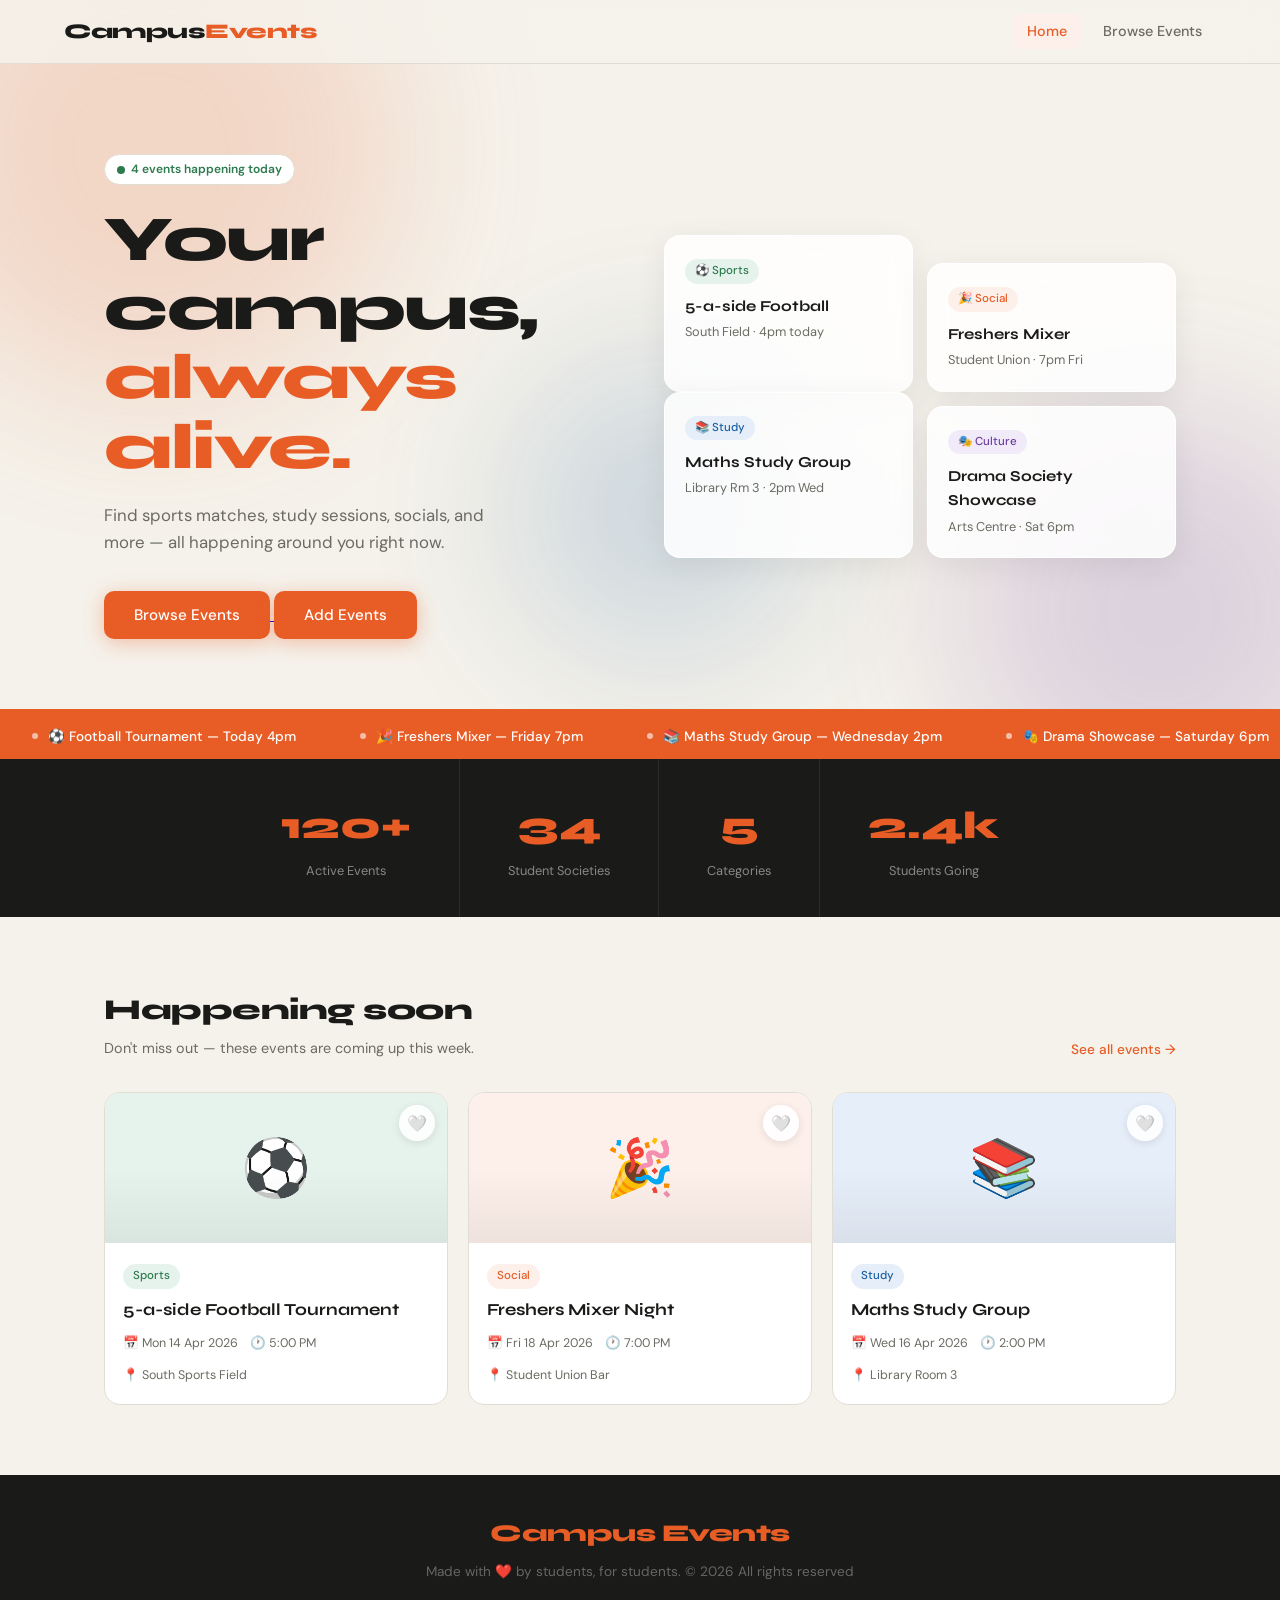
<file: index.html>
<!DOCTYPE html>
<html lang="en">
<head>
  <meta charset="UTF-8" />
  <meta name="viewport" content="width=device-width, initial-scale=1.0" />
  <title>CampusEvents – Home</title>
  <link href="https://fonts.googleapis.com/css2?family=Syne:wght@400;600;700;800&family=DM+Sans:wght@300;400;500&display=swap" rel="stylesheet" />
  <link rel="stylesheet" href="index.css" />
</head>
<body>
 
<!-- ANIMATED BACKGROUND ORBS -->
<div class="bg-orbs">
  <div class="orb orb-1"></div>
  <div class="orb orb-2"></div>
  <div class="orb orb-3"></div>
</div>
 
<!-- NAV -->
<nav>
  <div class="logo">Campus<span>Events</span></div>
  <div class="nav-links" id="navLinks">
    <a class="active">Home</a>
    <a href="browse-events.html">Browse Events</a>
  </div>
  <button class="nav-toggle" onclick="document.getElementById('navLinks').classList.toggle('open')">☰</button>
</nav>
 
<!-- HERO -->
<div class="hero">
  <div class="hero-text">
    <div class="live-badge">
      <div class="pulse-dot"></div>
      4 events happening today
    </div>
    <h1>Your campus,<br><em>always alive.</em></h1>
    <p>Find sports matches, study sessions, socials, and more — all happening around you right now.</p>
    <a href="browse-events.html">
        <button class="btn btn-primary">Browse Events</button>
        </a>
     <a href="addEvent.html">
        <button class="btn btn-primary">Add Events</button>
        </a>
    
  </div>
  <div class="hero-visual">
    <div class="hero-card">
      <span class="hc-tag tag-sports">⚽ Sports</span>
      <h4>5-a-side Football</h4>
      <p>South Field · 4pm today</p>
    </div>
    <div class="hero-card">
      <span class="hc-tag tag-social">🎉 Social</span>
      <h4>Freshers Mixer</h4>
      <p>Student Union · 7pm Fri</p>
    </div>
    <div class="hero-card">
      <span class="hc-tag tag-study">📚 Study</span>
      <h4>Maths Study Group</h4>
      <p>Library Rm 3 · 2pm Wed</p>
    </div>
    <div class="hero-card">
      <span class="hc-tag tag-culture">🎭 Culture</span>
      <h4>Drama Society Showcase</h4>
      <p>Arts Centre · Sat 6pm</p>
    </div>
  </div>
</div>
 
<!-- TICKER -->
<div class="ticker-wrap">
  <div class="ticker-track" id="tickerTrack">
    <span class="ticker-item"><span class="ticker-dot"></span> &#x26BD; Football Tournament — Today 4pm</span>
    <span class="ticker-item"><span class="ticker-dot"></span> &#127881; Freshers Mixer — Friday 7pm</span>
    <span class="ticker-item"><span class="ticker-dot"></span> &#128218; Maths Study Group — Wednesday 2pm</span>
    <span class="ticker-item"><span class="ticker-dot"></span> &#127917; Drama Showcase — Saturday 6pm</span>
    <span class="ticker-item"><span class="ticker-dot"></span> &#127936; Basketball Open Run — Tuesday 5:30pm</span>
    <span class="ticker-item"><span class="ticker-dot"></span> &#128188; Career Fair Prep — Thursday 11am</span>
    <span class="ticker-item"><span class="ticker-dot"></span> &#127836; International Food Festival — Saturday 12pm</span>
    <span class="ticker-item"><span class="ticker-dot"></span> &#128247; Photography Club Walk — Sunday 10am</span>
    <!-- duplicate for seamless loop -->
    <span class="ticker-item"><span class="ticker-dot"></span> &#x26BD; Football Tournament — Today 4pm</span>
    <span class="ticker-item"><span class="ticker-dot"></span> &#127881; Freshers Mixer — Friday 7pm</span>
    <span class="ticker-item"><span class="ticker-dot"></span> &#128218; Maths Study Group — Wednesday 2pm</span>
    <span class="ticker-item"><span class="ticker-dot"></span> &#127917; Drama Showcase — Saturday 6pm</span>
    <span class="ticker-item"><span class="ticker-dot"></span> &#127936; Basketball Open Run — Tuesday 5:30pm</span>
    <span class="ticker-item"><span class="ticker-dot"></span> &#128188; Career Fair Prep — Thursday 11am</span>
    <span class="ticker-item"><span class="ticker-dot"></span> &#127836; International Food Festival — Saturday 12pm</span>
    <span class="ticker-item"><span class="ticker-dot"></span> &#128247; Photography Club Walk — Sunday 10am</span>
  </div>
</div>
 
<!-- STATS BAR -->
<div class="stats-bar">
  <div class="stat"><span class="stat-num">120+</span><div class="stat-label">Active Events</div></div>
  <div class="stat"><span class="stat-num">34</span><div class="stat-label">Student Societies</div></div>
  <div class="stat"><span class="stat-num">5</span><div class="stat-label">Categories</div></div>
  <div class="stat"><span class="stat-num">2.4k</span><div class="stat-label">Students Going</div></div>
</div>
 
<!-- FEATURED EVENTS -->
<div class="section">
  <div class="section-header">
    <div>
      <div class="section-title">Happening soon</div>
      <div class="section-sub">Don't miss out — these events are coming up this week.</div>
    </div>
    <a href="browse-events.html" class="see-all">See all events →</a>
  </div>
  <div class="featured-grid" id="home-featured"></div>
</div>
 
<!-- FOOTER -->
<div class="footer-wave">
  <span class="logo"><span style="color:var(--accent)">Campus Events</span></span>
  <p>Made with &#x2764;&#xfe0f; by students, for students. &#169; 2026 All rights reserved</p>
</div>
 
<script src="index.js"></script>
<script src="all-events.js"></script>
<script src="events.js"></script>
</body>
</html>
</file>
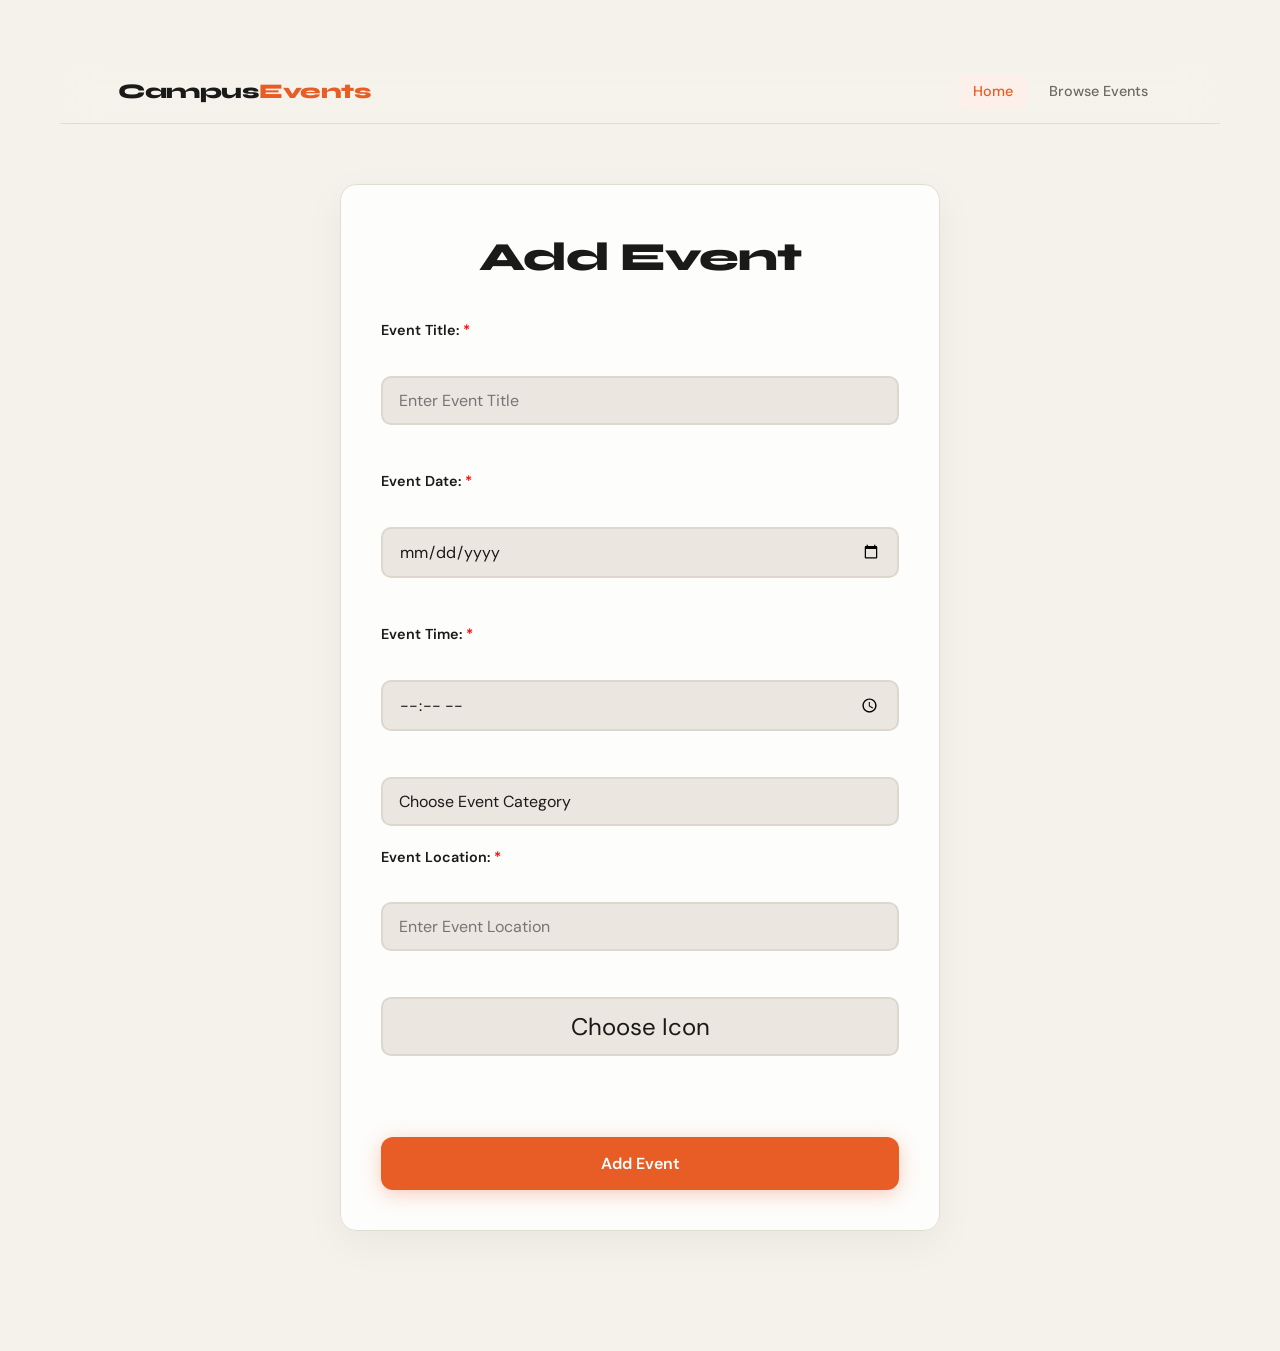
<file: addEvent.html>
<!DOCTYPE html>
<html>
  <head>
    <link href="https://fonts.googleapis.com/css2?family=Syne:wght@400;600;700;800&family=DM+Sans:wght@300;400;500&display=swap" rel="stylesheet" />
    <link rel="stylesheet" href="generalFormatting.css">
    <link rel="stylesheet" href="addEvent.css">
    <link rel="stylesheet" href="index.css">
    <script src= "events.js" defer></script>
  </head>
  <body>
<!-- NAV -->
<nav>
  <div class="logo">Campus<span>Events</span></div>
  <div class="nav-links" id="navLinks">
    <a class="active">Home</a>
    <a href="browse-events.html">Browse Events</a>
  </div>
  <button class="nav-toggle" onclick="document.getElementById('navLinks').classList.toggle('open')">☰</button>
</nav>
    
    <div class="content">
<h1>Add Event</h1>

      <form id="addEventForm">
          <label class = "required" for="eventTitle">Event Title:</label><br>
                <input class = "aEButton" type="text" id="eventTitle" name="eventTitle" required 
                placeholder="Enter Event Title"
                oninvalid="this.setCustomValidity('Enter Event Title Here: must only contain letters')"
                oninput="setCustomValidity('')"><br>
          <label class = "required" for="eventDate">Event Date:</label><br>
                <input class = "aEButton" type="date" id="eventDate" name="eventDate" required 
                placeholder="Enter Event Date"
                oninvalid="this.setCustomValidity('Enter Event Date Here: must be in YYYY-MM-DD format, including dashes')"
                oninput="setCustomValidity('')"><br>
        <label class = "required" for="eventTime">Event Time:</label><br>
                <input class = "aEButton" type="time" id="eventTime" name="eventTime" required 
                placeholder="Enter Event Time"
                oninvalid="this.setCustomValidity('Enter Event Time Here: must be in HH:MM or HH:MM AM or HH:MM PM format including the colon and space')"
                oninput="setCustomValidity('')"><br>

        <select class = "aEButton" id="eventType" size="1">
            <option>Choose Event Category</option>
            <option>Sports</option>
            <option>Study</option>
            <option>Social</option>
            <option>Culture</option>
          </select>
        <label class = "required" for="eventLocation">Event Location:</label><br>
                <input class = "aEButton" type="text" id="eventLocation" name="eventLocation" required 
                placeholder="Enter Event Location"
                oninvalid="this.setCustomValidity('Enter Event Location Here: no special characters allowed')" 
                oninput="setCustomValidity('')"><br><!--Should be noted, the no special characters part IS a lie, but is easier to explain than "yeah, alphanum, and "," "'" and "-". Mostly added leniency-->
        <select class = "aEButton" id="eventIcon" size="1">
            <option>Choose Icon</option>
            <option>⚽</option>
            <option>🎉</option>
            <option>📚</option>
            <option>🎭</option>
            <option>🏀</option>
            <option>💼</option>
            <option>🍜</option>
            <option>🫱🏽‍🫲🏾🌍</option>
          </select>
          <br><br>
          <button class = "aESubmit" type="submit" id="submitButton">Add Event</button>
        </form>
    </div>
  </body>
</html>
</file>
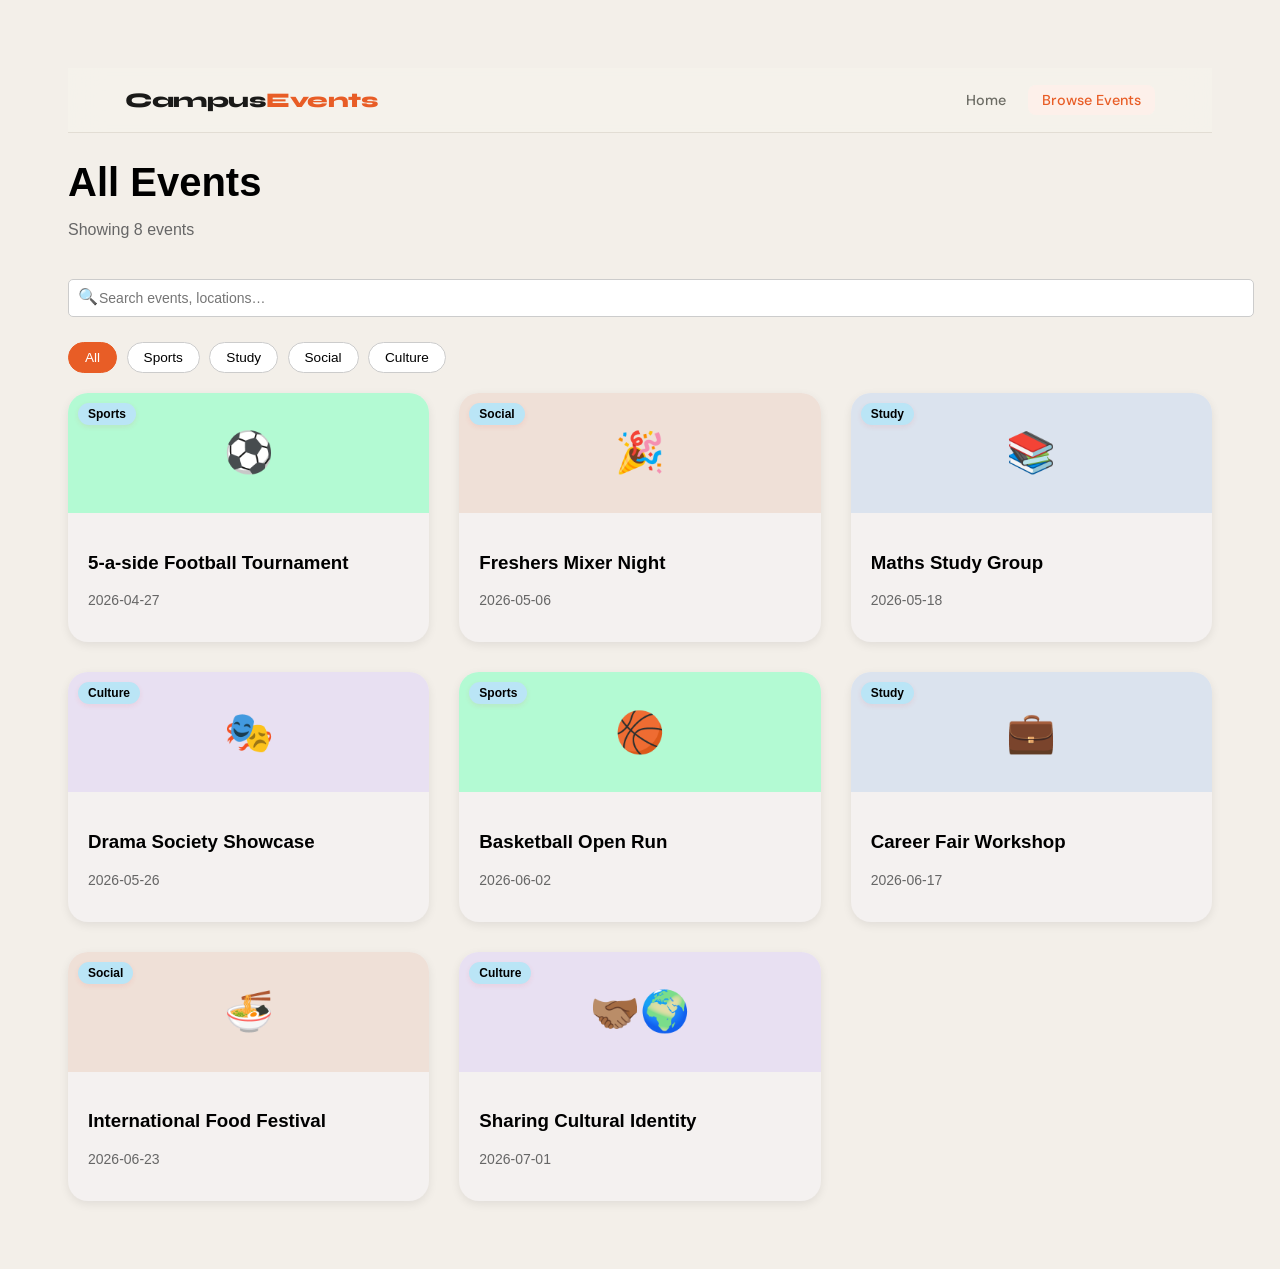
<file: browse-events.html>
<!DOCTYPE html>
<html>

<head>

  <link href="https://fonts.googleapis.com/css2?family=Syne:wght@400;600;700;800&family=DM+Sans:wght@300;400;500&display=swap" rel="stylesheet" />
  <link rel="stylesheet" href="generalFormatting.css">
  <link rel="stylesheet" href="browse-events.css">
  <script src = "events.js" defer></script>
  <meta charset="UTF-8">
  <title>Events App</title>

</head>

<body>

  <nav style="
  position: sticky;
  top: 0;
  z-index: 100;
  height: 64px;
  background: rgba(245, 242, 235, 0.85);
  backdrop-filter: blur(16px);
  border-bottom: 1px solid #e2ddd4;
  display: flex;
  align-items: center;
  justify-content: space-between;
  padding: 0 5%;
">
  <div style="
    font-family: 'Syne', sans-serif;
    font-size: 1.3rem;
    font-weight: 800;
    letter-spacing: -0.5px;
    color: #1a1a18;
  ">
    Campus<span style="color: #e85d26;">Events</span>
  </div>
  <div style="display: flex; gap: 8px;">
    <a href="index.html" style="
      text-decoration: none;
      font-family: 'DM Sans', sans-serif;
      font-size: 0.9rem;
      font-weight: 500;
      color: #6b6b63;
      padding: 6px 14px;
      border-radius: 8px;
    ">Home</a>
    <a href="browse-events.html" style="
      text-decoration: none;
      font-family: 'DM Sans', sans-serif;
      font-size: 0.9rem;
      font-weight: 500;
      color: #e85d26;
      background: #fdf0ea;
      padding: 6px 14px;
      border-radius: 8px;
    ">Browse Events</a>
  </div>
</nav>


<!-- ======================= -->
<!-- ALL EVENTS PAGE -->
<!-- ======================= -->

<div id="eventsPage">

<h1>All Events</h1>
<p class="events-count">Showing 8 events</p>

  <!-- SEARCH BAR  -->
<div class="search-wrap">
  <span class="search-icon">🔍</span>
  <input type="text" id="searchInput" placeholder="Search events, locations…" autocomplete="off" />
</div>

<!-- FILTER BUTTONS -->
<div class="filter-strip" id="filterStrip">
  <button class="filter-btn active" data-cat="All">All</button>
  <button class="filter-btn" data-cat="Sports">Sports</button>
  <button class="filter-btn" data-cat="Study">Study</button>
  <button class="filter-btn" data-cat="Social">Social</button>
  <button class="filter-btn" data-cat="Culture">Culture</button>
</div>

<div class="events-grid" id="eventsGrid"></div>

</div>
<!-- ======================= -->
<!-- EVENT DETAILS PAGE -->
<!-- ======================= -->

<div id="eventDetails" class="event-box">

<div id="icon" class="event-icon"></div>

<h1 id="title" class="event-title"></h1>

<p id="date" class="event-info"></p>
<p id="time" class="event-info"></p>
<p id="location" class="event-info"></p>
<div class="buttons">

<button class="going" onclick="rsvpEvent()">I'm Going!</button>

<button class="favourite" onclick="saveEvent()">Save Favourite</button>

<br>

<button class="back" onclick="goBack()">Back to Events</button>

</div>

</div>
</body>
</html>
</file>
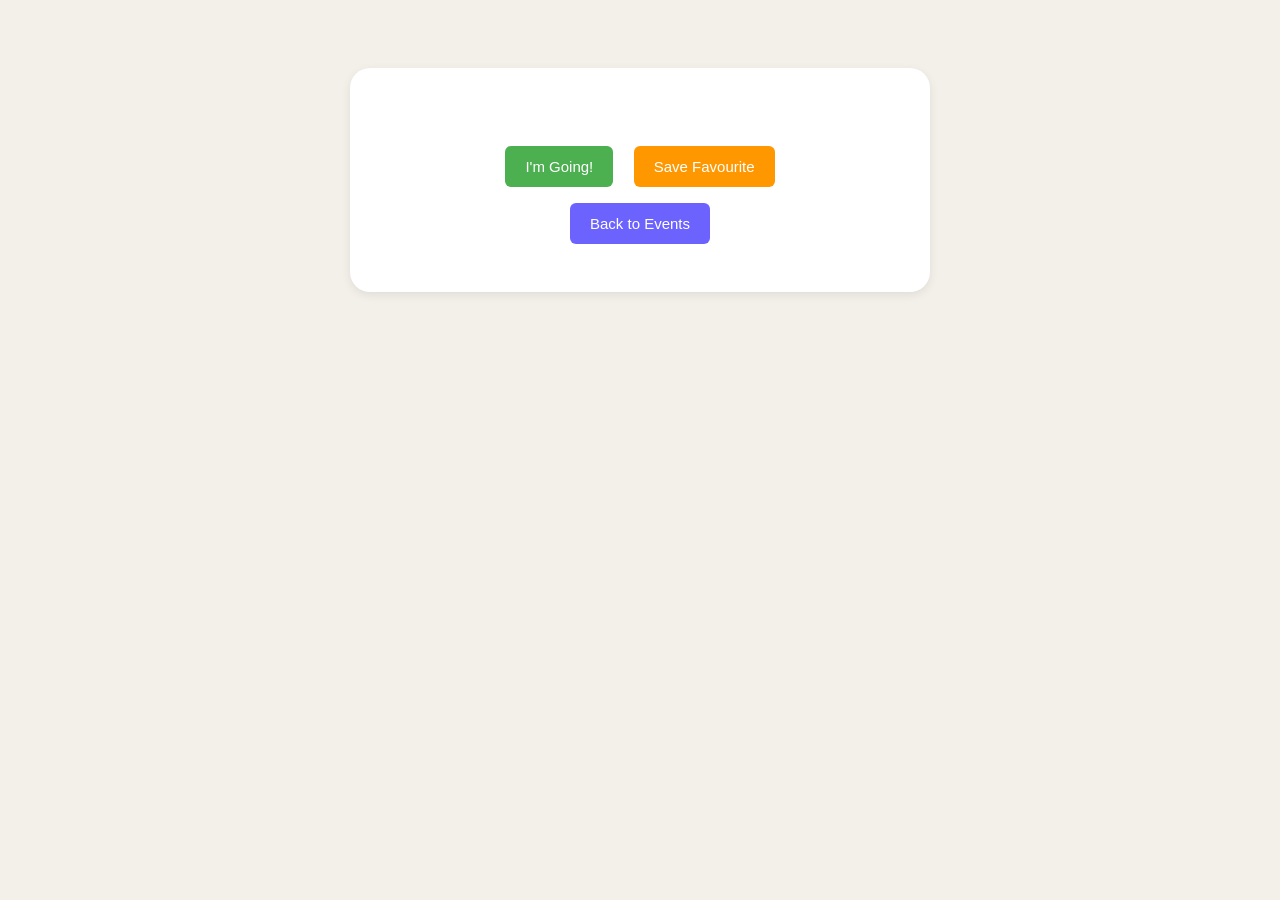
<file: event-details.html>
<!DOCTYPE html>
<html>

<head>
<meta charset="UTF-8">
<title>Event Details</title>

<style>

body{
font-family:Arial, sans-serif;
background:#f3efe9;
padding:60px;
text-align:center;
}

.event-box{
background:white;
max-width:500px;
margin:auto;
padding:40px;
border-radius:20px;
box-shadow:0 3px 10px rgba(0,0,0,0.08);
}

.event-icon{
font-size:60px;
margin-bottom:20px;
}

.event-title{
font-size:28px;
margin-bottom:10px;
}

.event-info{
color:#666;
margin:8px 0;
}

.buttons{
margin-top:30px;
}

button{
padding:12px 20px;
margin:8px;
border:none;
border-radius:6px;
font-size:15px;
cursor:pointer;
}

.going{
background:#4CAF50;
color:white;
}

.favourite{
background:#ff9800;
color:white;
}

.back{
background:#6c63ff;
color:white;
}

</style>
</head>

<body>

<div class="event-box">

<div id="icon" class="event-icon"></div>

<h1 id="title" class="event-title"></h1>

<p id="date" class="event-info"></p>
<p id="time" class="event-info"></p>
<p id="location" class="event-info"></p>

<div class="buttons">

    <button class="going" onclick="rsvpEvent()">I'm Going!</button>
    
    <button class="favourite" onclick="saveEvent()">Save Favourite</button>
    
    <br>
    
    <button class="back" onclick="goBack()">Back to Events</button>
    
    </div>

</div>


<script src="events.js"></script>

<script>

// get the selected event id
const eventId = localStorage.getItem("selectedEvent");

// find the event from events.js
const event = events.find(e => e.id == eventId);

// display the event information
document.getElementById("icon").innerText = event.icon;
document.getElementById("title").innerText = event.title;
document.getElementById("date").innerText = "📅 " + event.date;
document.getElementById("time").innerText = "⏰ " + event.time;
document.getElementById("location").innerText = "📍 " + event.location;


// RSVP button
function rsvpEvent(){
alert("✅ You are going to this event!");
}


// Save favourite button
function saveEvent(){
alert("⭐ Event saved to favourites!");
}


// Back button
function goBack(){
window.location.href = "browse-events.html";
}

</script>
</file>
<file: index.css>
*, *::before, *::after { box-sizing: border-box; margin: 0; padding: 0; }
 
:root {
  --bg: #f5f2eb;
  --surface: #ffffff;
  --card-bg: #fff;
  --ink: #1a1a18;
  --muted: #6b6b63;
  --accent: #e85d26;
  --accent-light: #fdf0ea;
  --green: #2d7a4f;
  --green-light: #e6f3ec;
  --blue: #1a5fa3;
  --blue-light: #e6eef9;
  --purple: #6b3fa0;
  --purple-light: #f0eaf9;
  --border: #e2ddd4;
  --nav-h: 64px;
  --radius: 16px;
  --font-head: 'Syne', sans-serif;
  --font-body: 'DM Sans', sans-serif;
}
 
body {
  font-family: var(--font-body);
  background: var(--bg);
  color: var(--ink);
  line-height: 1.6;
  min-height: 100vh;
  overflow-x: hidden;
}
 
/* ── ANIMATED BACKGROUND ORBS ── */
.bg-orbs {
  position: fixed; inset: 0; z-index: 0;
  pointer-events: none; overflow: hidden;
}
.orb {
  position: absolute; border-radius: 50%;
  filter: blur(80px); opacity: 0.18;
}
.orb-1 {
  width: 500px; height: 500px;
  background: var(--accent);
  top: -100px; left: -100px;
  animation: orbFloat1 12s ease-in-out infinite;
}
.orb-2 {
  width: 400px; height: 400px;
  background: #6b3fa0;
  bottom: 10%; right: -80px;
  animation: orbFloat2 15s ease-in-out infinite;
}
.orb-3 {
  width: 300px; height: 300px;
  background: #1a5fa3;
  top: 40%; left: 40%;
  animation: orbFloat3 10s ease-in-out infinite;
}
 
@keyframes orbFloat1 {
  0%, 100% { transform: translate(0, 0) scale(1); }
  33%       { transform: translate(60px, 80px) scale(1.1); }
  66%       { transform: translate(-30px, 50px) scale(0.95); }
}
@keyframes orbFloat2 {
  0%, 100% { transform: translate(0, 0) scale(1); }
  40%       { transform: translate(-80px, -60px) scale(1.15); }
  70%       { transform: translate(40px, -30px) scale(0.9); }
}
@keyframes orbFloat3 {
  0%, 100% { transform: translate(0, 0) scale(1); }
  50%       { transform: translate(-50px, 70px) scale(1.2); }
}
 
/* ── NAV ── */
nav {
  position: sticky; top: 0; z-index: 100;
  height: var(--nav-h);
  background: rgba(245, 242, 235, 0.85);
  backdrop-filter: blur(16px);
  border-bottom: 1px solid var(--border);
  display: flex; align-items: center; justify-content: space-between;
  padding: 0 5%;
  animation: slideDown 0.6s ease both;
}
@keyframes slideDown {
  from { transform: translateY(-100%); opacity: 0; }
  to   { transform: translateY(0);     opacity: 1; }
}
.logo {
  font-family: var(--font-head);
  font-size: 1.3rem; font-weight: 800;
  color: var(--ink); letter-spacing: -0.5px;
}
.logo span { color: var(--accent); }
.nav-links { display: flex; gap: 8px; align-items: center; }
.nav-links a {
  text-decoration: none; font-size: 0.9rem; font-weight: 500;
  color: var(--muted); padding: 6px 14px; border-radius: 8px;
  cursor: pointer; transition: background 0.15s, color 0.15s;
}
.nav-links a:hover,
.nav-links a.active { background: var(--accent-light); color: var(--accent); }
.nav-toggle { display: none; background: none; border: none; cursor: pointer; font-size: 1.4rem; }
 
/* ── HERO ── */
.hero {
  position: relative; z-index: 1;
  padding: 90px 5% 70px;
  display: grid; grid-template-columns: 1fr 1fr;
  gap: 48px; align-items: center;
  max-width: 1200px; margin: 0 auto;
}
.hero-text h1 {
  font-family: var(--font-head);
  font-size: clamp(2.4rem, 5vw, 4rem);
  font-weight: 800; line-height: 1.08;
  letter-spacing: -1.5px; margin-bottom: 20px;
}
.hero-text h1 em { color: var(--accent); font-style: normal; }
.hero-text p { color: var(--muted); font-size: 1.05rem; margin-bottom: 36px; max-width: 420px; }
 
.btn {
  display: inline-block; padding: 14px 30px; border-radius: 10px;
  font-family: var(--font-body); font-size: 0.95rem; font-weight: 500;
  cursor: pointer; transition: transform 0.2s, box-shadow 0.2s;
  border: none; text-decoration: none;
}
.btn-primary {
  background: var(--accent); color: #fff;
  box-shadow: 0 4px 20px rgba(232,93,38,0.35);
}
.btn-primary:hover { transform: translateY(-2px); box-shadow: 0 8px 28px rgba(232,93,38,0.45); }
.btn-outline {
  background: transparent; color: var(--ink);
  border: 1.5px solid var(--border); margin-left: 10px;
}
.btn-outline:hover { transform: translateY(-2px); background: var(--surface); }
 
/* HERO TEXT ENTRANCE */
.hero-text { animation: heroEntrance 0.8s cubic-bezier(0.22,1,0.36,1) 0.2s both; }
@keyframes heroEntrance {
  from { opacity: 0; transform: translateY(40px); }
  to   { opacity: 1; transform: translateY(0); }
}
 
/* ── FLOATING HERO CARDS ── */
.hero-visual { display: grid; grid-template-columns: 1fr 1fr; gap: 14px; }
.hero-card {
  background: rgba(255,255,255,0.85);
  backdrop-filter: blur(12px);
  border: 1px solid rgba(255,255,255,0.9);
  border-radius: var(--radius); padding: 20px;
  box-shadow: 0 8px 32px rgba(0,0,0,0.07);
  transition: transform 0.3s, box-shadow 0.3s;
}
.hero-card:hover {
  transform: translateY(-6px) scale(1.02);
  box-shadow: 0 16px 40px rgba(0,0,0,0.12);
}
.hero-card:nth-child(1) { animation: cardFloat 6s ease-in-out 0.3s infinite; }
.hero-card:nth-child(2) { animation: cardFloat 7s ease-in-out 0.8s infinite; margin-top: 28px; }
.hero-card:nth-child(3) { animation: cardFloat 5s ease-in-out 1.1s infinite; margin-top: -14px; }
.hero-card:nth-child(4) { animation: cardFloat 8s ease-in-out 0.5s infinite; }
@keyframes cardFloat {
  0%, 100% { transform: translateY(0); }
  50%       { transform: translateY(-10px); }
}
.hero-card:hover { animation-play-state: paused; }
 
.hc-tag {
  display: inline-block; font-size: 0.72rem; font-weight: 500;
  padding: 3px 10px; border-radius: 20px; margin-bottom: 10px;
}
.tag-sports  { background: var(--green-light);  color: var(--green); }
.tag-social  { background: var(--accent-light); color: var(--accent); }
.tag-study   { background: var(--blue-light);   color: var(--blue); }
.tag-culture { background: var(--purple-light); color: var(--purple); }
.hero-card h4 { font-family: var(--font-head); font-size: 0.95rem; font-weight: 700; margin-bottom: 4px; }
.hero-card p  { font-size: 0.8rem; color: var(--muted); }
 
/* ── PULSE LIVE BADGE ── */
.live-badge {
  display: inline-flex; align-items: center; gap: 6px;
  background: #fff; border: 1px solid var(--border);
  border-radius: 20px; padding: 5px 12px;
  font-size: 0.75rem; font-weight: 600; color: var(--green);
  margin-bottom: 20px;
}
.pulse-dot {
  width: 8px; height: 8px; background: var(--green);
  border-radius: 50%;
  animation: pulse 1.5s ease-in-out infinite;
}
@keyframes pulse {
  0%, 100% { transform: scale(1); opacity: 1; }
  50%       { transform: scale(1.4); opacity: 0.6; }
}
 
/* ── TICKER STRIP ── */
.ticker-wrap {
  position: relative; z-index: 1;
  background: var(--accent); overflow: hidden;
  padding: 12px 0; white-space: nowrap;
}
.ticker-track {
  display: inline-flex;
  animation: ticker 25s linear infinite;
}
.ticker-item {
  display: inline-flex; align-items: center; gap: 10px;
  color: #fff; font-size: 0.85rem; font-weight: 500;
  padding: 0 32px;
}
.ticker-dot {
  width: 6px; height: 6px;
  background: rgba(255,255,255,0.6); border-radius: 50%;
}
@keyframes ticker {
  from { transform: translateX(0); }
  to   { transform: translateX(-50%); }
}
 
/* ── STATS BAR ── */
.stats-bar {
  position: relative; z-index: 1;
  background: var(--ink); color: #fff;
  display: flex; justify-content: center;
  flex-wrap: wrap;
}
.stat {
  text-align: center; padding: 36px 48px;
  border-right: 1px solid rgba(255,255,255,0.08);
  transition: background 0.2s;
}
.stat:last-child { border-right: none; }
.stat:hover { background: rgba(255,255,255,0.04); }
.stat-num {
  font-family: var(--font-head); font-size: 2.4rem; font-weight: 800;
  color: var(--accent); display: block;
  animation: countUp 1s ease both;
}
.stat-label { font-size: 0.8rem; color: #888; margin-top: 4px; }
@keyframes countUp {
  from { opacity: 0; transform: translateY(10px); }
  to   { opacity: 1; transform: translateY(0); }
}
 
/* ── FEATURED SECTION ── */
.section {
  position: relative; z-index: 1;
  padding: 70px 5%; max-width: 1200px; margin: 0 auto;
}
.section-header {
  display: flex; justify-content: space-between;
  align-items: flex-end; margin-bottom: 32px;
  flex-wrap: wrap; gap: 12px;
}
.section-title {
  font-family: var(--font-head); font-size: 1.8rem;
  font-weight: 800; letter-spacing: -0.5px;
}
.section-sub { color: var(--muted); font-size: 0.9rem; margin-top: 4px; }
.see-all { font-size: 0.85rem; color: var(--accent); font-weight: 500; cursor: pointer; text-decoration: none; }
 
.featured-grid {
  display: grid; grid-template-columns: repeat(auto-fill, minmax(280px, 1fr)); gap: 20px;
}
 
/* ── EVENT CARDS ── */
.event-card {
  background: var(--card-bg); border: 1px solid var(--border);
  border-radius: var(--radius); overflow: hidden;
  cursor: pointer; transition: transform 0.25s, box-shadow 0.25s;
  position: relative;
  opacity: 0; transform: translateY(30px);
}
.event-card.visible {
  animation: cardReveal 0.5s cubic-bezier(0.22,1,0.36,1) forwards;
}
@keyframes cardReveal {
  to { opacity: 1; transform: translateY(0); }
}
.event-card:hover { transform: translateY(-6px); box-shadow: 0 16px 40px rgba(0,0,0,0.1); }
 
.event-card-img {
  height: 150px; display: flex; align-items: center;
  justify-content: center; font-size: 3.5rem;
  position: relative; overflow: hidden;
}
.event-card-img::after {
  content: ''; position: absolute; inset: 0;
  background: linear-gradient(to bottom, transparent 50%, rgba(0,0,0,0.06));
}
.event-card-body { padding: 18px; }
.event-card-body .hc-tag { margin-bottom: 8px; }
.event-card-body h3 { font-family: var(--font-head); font-size: 1.05rem; font-weight: 700; margin-bottom: 6px; }
.event-meta { display: flex; gap: 12px; font-size: 0.78rem; color: var(--muted); margin-top: 10px; flex-wrap: wrap; }
 
.fav-btn {
  position: absolute; top: 12px; right: 12px;
  background: rgba(255,255,255,0.9);
  border: none; border-radius: 50%;
  width: 36px; height: 36px; font-size: 1rem; cursor: pointer;
  display: flex; align-items: center; justify-content: center;
  transition: transform 0.2s, background 0.2s;
  box-shadow: 0 2px 8px rgba(0,0,0,0.1);
}
.fav-btn:hover { transform: scale(1.2); }
.fav-btn.active { background: #ffe0d5; }
 
/* ── FOOTER ── */
.footer-wave {
  position: relative; z-index: 1;
  background: var(--ink); color: #fff;
  text-align: center; padding: 40px 5% 32px;
}
.footer-wave p { color: #666; font-size: 0.85rem; }
.footer-wave .logo { font-size: 1.5rem; margin-bottom: 8px; display: block; }
 
/* ── RESPONSIVE ── */
@media (max-width: 768px) {
  .hero { grid-template-columns: 1fr; padding: 56px 5% 40px; }
  .hero-visual { display: none; }
  .nav-links {
    display: none; flex-direction: column;
    position: absolute; top: var(--nav-h); left: 0; right: 0;
    background: rgba(245,242,235,0.96);
    backdrop-filter: blur(16px);
    border-bottom: 1px solid var(--border); padding: 16px;
  }
  .nav-links.open { display: flex; }
  .nav-toggle { display: block; }
  .stat { padding: 28px 28px; }
}
</file>
<file: generalFormatting.css>
/* ROOT VARIABLES - Ensure these are defined in your generalFormatting.css */
:root {
  --accent: #e85d26;
  --accent-light: rgba(232, 93, 38, 0.2);
  --border: #dcd7cf;
  --surface: #ffffff;
  --ink: #1a1a1a;
  --radius: 12px;
}

/* Required field asterisk */
.required::after {
  content: ' *';
  color: red;
}
/* Page layout */
.container {
  display: flex;
  min-height: 100vh;
}

/* Sidebar */
.sidebar {
  width: 200px;
  background: #ffffff;
  border-right: 1px solid #e2ddd4;
  padding: 20px;
  display: flex;
  flex-direction: column;
  gap: 12px;
}

.sidebar a {
  text-decoration: none;
  color: #6b6b63;
  font-weight: 500;
  padding: 8px 12px;
  border-radius: 8px;
  display: block;
}

.sidebar a:hover {
  background: #fdf0ea;
  color: #e85d26;
}

/* Main content area */
.content {
  flex: 1;
  padding: 40px;
}

.logo {
  font-family: var(--font-head);
  font-size: 1.3rem; font-weight: 800;
  color: var(--ink); letter-spacing: -0.5px;
}
.logo span { color: var(--accent); }
.nav-links { display: flex; gap: 8px; align-items: center; }
.nav-links a {
  text-decoration: none; font-size: 0.9rem; font-weight: 500;
  color: var(--muted); padding: 6px 14px; border-radius: 8px;
  cursor: pointer; transition: background 0.15s, color 0.15s;
}
.nav-links a:hover,
.nav-links a.active { background: var(--accent-light); color: var(--accent); }
.nav-toggle { display: none; background: none; border: none; cursor: pointer; font-size: 1.4rem; }
</file>
<file: addEvent.css>
/* GLOBAL STYLES */
body {
  font-family: Arial, sans-serif;
  background: #f3efe9;
  padding: 60px;
}
/* ── NAV ── */
nav {
  position: sticky; top: 0; z-index: 100;
  height: var(--nav-h);
  background: rgba(245, 242, 235, 0.85);
  backdrop-filter: blur(16px);
  border-bottom: 1px solid var(--border);
  display: flex; align-items: center; justify-content: space-between;
  padding: 0 5%;
  animation: slideDown 0.6s ease both;
}
@keyframes slideDown {
  from { transform: translateY(-100%); opacity: 0; }
  to   { transform: translateY(0);     opacity: 1; }
}
.logo {
  font-family: var(--font-head);
  font-size: 1.3rem; font-weight: 800;
  color: var(--ink); letter-spacing: -0.5px;
}
.logo span { color: var(--accent); }
.nav-links { display: flex; gap: 8px; align-items: center; }
.nav-links a {
  text-decoration: none; font-size: 0.9rem; font-weight: 500;
  color: var(--muted); padding: 6px 14px; border-radius: 8px;
  cursor: pointer; transition: background 0.15s, color 0.15s;
}
.nav-links a:hover,
.nav-links a.active { background: var(--accent-light); color: var(--accent); }
.nav-toggle { display: none; background: none; border: none; cursor: pointer; font-size: 1.4rem; }
 
/* LAYOUT CONTAINER */
.content {
  position: relative;
  z-index: 1;
  max-width: 600px;
  margin: 60px auto;
  padding: 40px;
  background: rgba(255, 255, 255, 0.8);
  backdrop-filter: blur(12px);
  border: 1px solid var(--border);
  border-radius: var(--radius);
  box-shadow: 0 12px 40px rgba(0, 0, 0, 0.05);
  animation: heroEntrance 0.8s cubic-bezier(0.22, 1, 0.36, 1) both;
}

.content h1 {
  font-family: var(--font-head);
  font-size: 2.5rem;
  font-weight: 800;
  letter-spacing: -1px;
  margin-bottom: 30px;
  color: var(--ink);
  text-align: center;
}

/* FLEXBOX GRID SYSTEM */
.form-row {
  display: flex;
  gap: 20px;
  margin-bottom: 5px;
}

.form-group {
  flex: 1;
  display: flex;
  flex-direction: column;
}

/* FORM ELEMENTS */
#addEventForm {
  display: flex;
  flex-direction: column;
}

label {
  font-family: var(--font-body);
  font-weight: 600;
  font-size: 0.9rem;
  margin-bottom: 8px;
  color: var(--ink);
}

/* MERGED INPUT & BUTTON STYLES */
input[type="text"],
input[type="date"],
input[type="time"],
select,
.aEButton {
  width: 100%;
  padding: 12px 16px;
  margin-bottom: 20px !important; /* Unified spacing */
  border: 2px solid #dcd7cf !important;
  border-radius: 10px;
  background: #ebe6df !important; /* The distinct darker shade */
  font-family: var(--font-body);
  font-size: 1rem;
  color: var(--ink);
  transition: all 0.2s ease;
}

input:focus, 
select:focus,
.aEButton:focus {
  outline: none;
  background: var(--surface) !important;
  border-color: var(--accent) !important;
  box-shadow: 0 0 0 4px var(--accent-light);
}

/* SELECT SPECIFICS */
select {
  cursor: pointer;
  appearance: none;
  background-image: url("data:image/svg+xml;charset=UTF-8,%3csvg xmlns='http://www.w3.org/2000/svg' viewBox='0 0 24 24' fill='none' stroke='currentColor' stroke-width='2' stroke-linecap='round' stroke-linejoin='round'%3e%3cpolyline points='6 9 12 15 18 9'%3e%3c/polyline%3e%3c/svg%3e");
  background-repeat: no-repeat;
  background-position: right 1rem center;
  background-size: 1em;
}

#eventIcon {
  font-size: 1.5rem;
  text-align: center;
}

/* SUBMIT BUTTON */
#submitButton {
  background: var(--accent);
  color: #ffffff; /* Changed from dark red to white for better contrast */
  font-family: var(--font-body);
  font-weight: 600;
  font-size: 1rem;
  padding: 16px;
  border: none;
  border-radius: 12px;
  cursor: pointer;
  transition: transform 0.2s, box-shadow 0.2s, background 0.2s;
  box-shadow: 0 4px 20px rgba(232, 93, 38, 0.3);
  margin-top: 10px;
}

#submitButton:hover {
  background: #f16a3a; /* Lighter shade on hover */
  transform: translateY(-2px);
  box-shadow: 0 8px 25px rgba(232, 93, 38, 0.4);
}

#submitButton:active {
  transform: translateY(0);
}

/* RESPONSIVE ADJUSTMENTS */
@media (max-width: 600px) {
  .content {
    margin: 30px 5%;
    padding: 25px;
  }
  
  .content h1 {
    font-size: 1.8rem;
  }

  .form-row {
    flex-direction: column;
    gap: 0;
  }
}
</file>
<file: browse-events.css>
/* GENERAL */

body{
font-family:Arial, sans-serif;
background:#f3efe9;
padding:60px;
}

/* HEADER */

h1{
font-size:40px;
margin-bottom:10px;rgb
}

.events-count{
color:#666;
margin-bottom:40px;
}

/* GRID */

.events-grid{
display:grid;
grid-template-columns:repeat(3,1fr);
gap:30px;
}

/* CARD */

.event-card{
background:rgb(244, 241, 240);
border-radius:20px;
overflow:hidden;
box-shadow:0 3px 10px rgba(0,0,0,0.08);
transition:0.2s;
cursor:pointer;
}

.event-card:hover{
transform:translateY(-6px);
}

/* ICON AREA */

.event-image{
height:120px;
display:flex;
align-items:center;
justify-content:center;
font-size:40px;
position:relative;
}


/* CATEGORY BUTTON */

.category-btn{
position:absolute;
top:10px;
left:10px;
background:rgb(186, 229, 246);
padding:4px 10px;
border-radius:12px;
font-size:12px;
font-weight:bold;
box-shadow:0 2px 5px rgba(246, 70, 70, 0.1);
}

/* CATEGORY COLORS */

.sports{background:#b3fad3;}
.social{background:#efe0d7;}
.study{background:#dbe3ee;}
.culture{background:#e8e0f2;}

/* DETAILS */

.event-details{
padding:20px;
}

.event-meta{
color:#666;
font-size:14px;
}

/* Navigstion hover colour */
nav a:hover {
  background: #fdf0ea;
  color: #e85d26 !important;
}


/* ======================= */
/* EVENT DETAILS SECTION */
/* ======================= */

.event-box{
background:rgb(248, 241, 167);
max-width:500px;
margin:auto;
padding:40px;
border-radius:20px;
box-shadow:0 3px 10px rgba(0,0,0,0.08);
text-align:center;
display:none;
}

.event-icon{
font-size:60px;
margin-bottom:20px;
}

.event-title{
font-size:28px;
margin-bottom:10px;
}

.event-info{
color:#666;
margin:8px 0;
}

.buttons{
margin-top:30px;
}

button{
padding:12px 20px;
margin:8px;
border:none;
border-radius:6px;
font-size:15px;
cursor:pointer;
}

.going{
background:#4CAF50;
color:white;
}

.favourite{
background:#ff9800;
color:white;
}

.back{
background:#6c63ff;
color:white;
}

/* Filter buttons */
.search-wrap {
  position: relative;
  margin-bottom: 20px;
}

.search-icon {
  position: absolute;
  left: 10px;
  top: 8px;
}

#searchInput {
  width: 100%;
  padding: 10px 10px 10px 30px;
  border: 1px solid #ccc;
  border-radius: 5px;
  font-size: 14px;
}

.filter-strip {
  margin-top: 10px;
  margin-bottom: 20px;
}

.filter-btn {
  padding: 7px 16px;
  margin: 5px 5px 0 0;
  border: 1px solid #ccc;
  background-color: white;
  cursor: pointer;
  border-radius: 20px;
  font-size: 0.85rem;
  transition: all 0.15s;
}

.filter-btn:hover {
  background-color: #e85d26;
  border-color: #e85d26;
  color: white;
}

.filter-btn.active {
  background-color: #e85d26;
  border-color: #e85d26;
  color: white;
}
</file>
